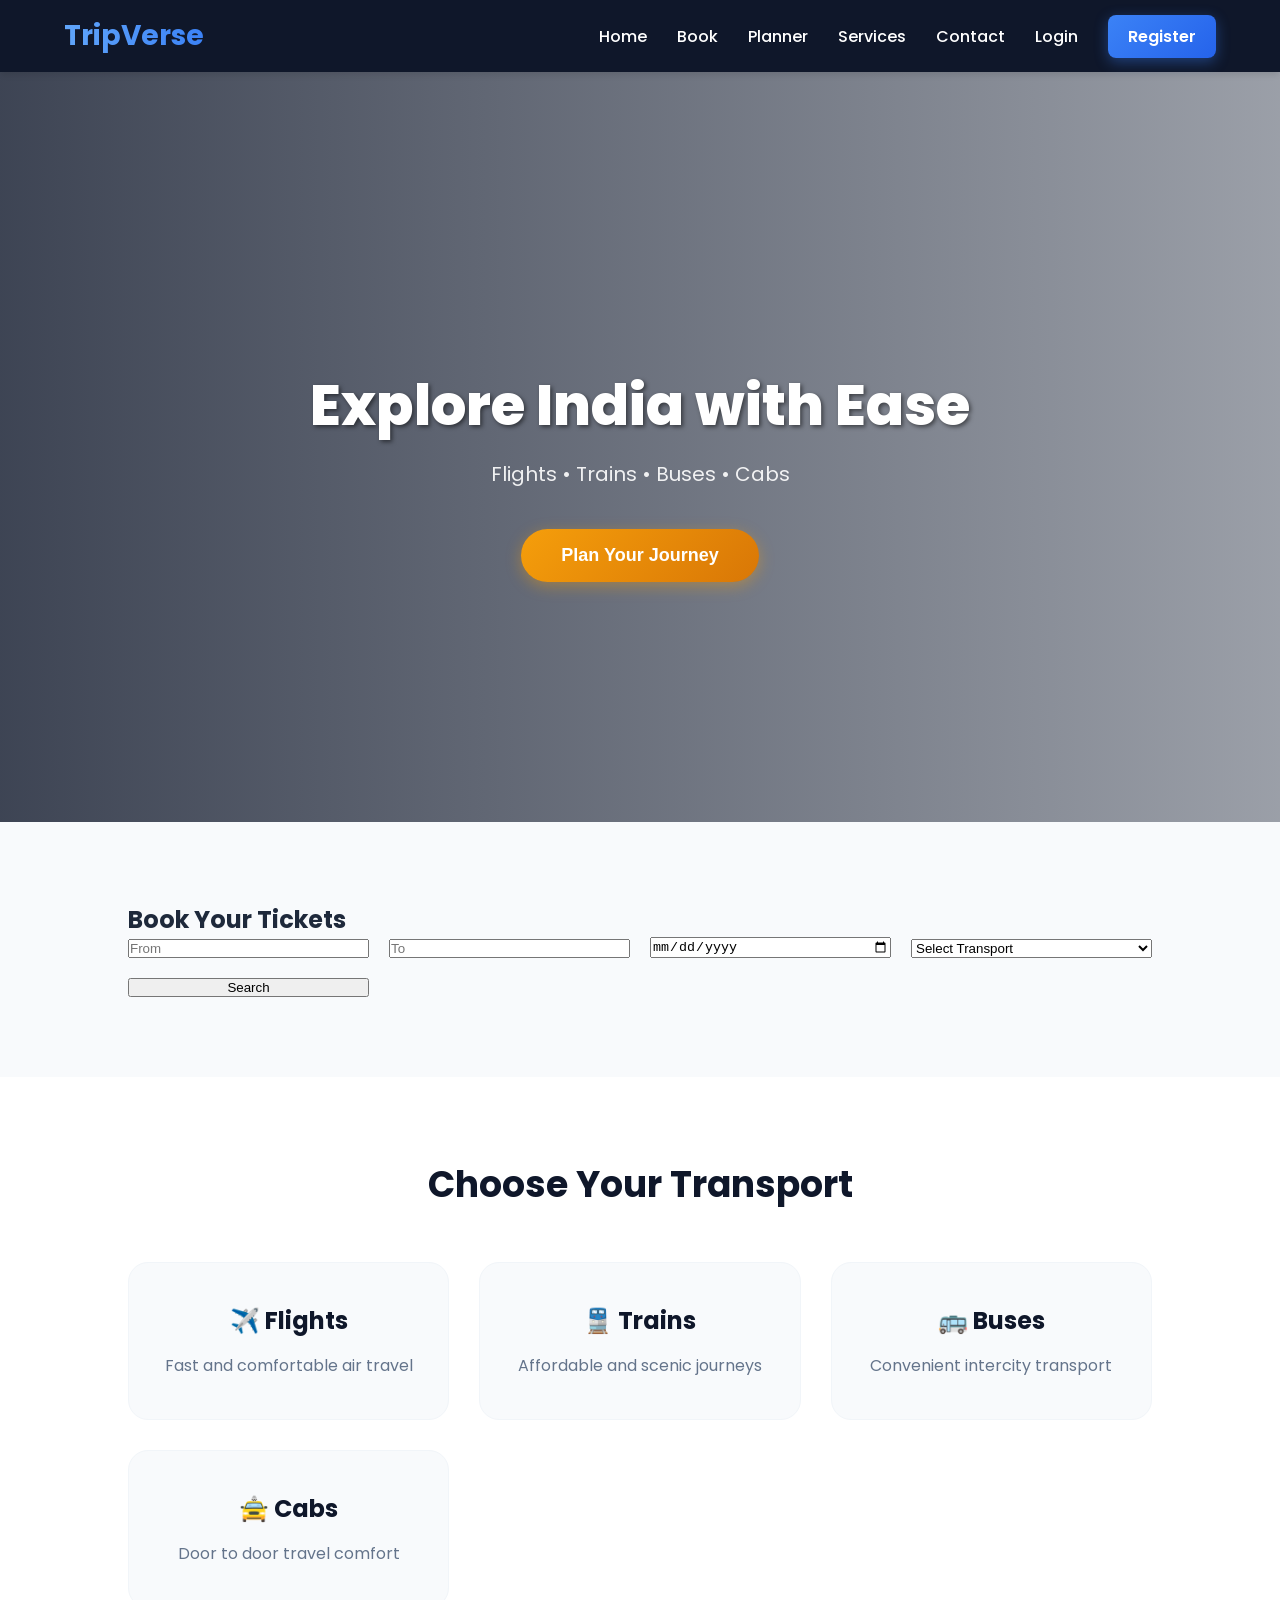
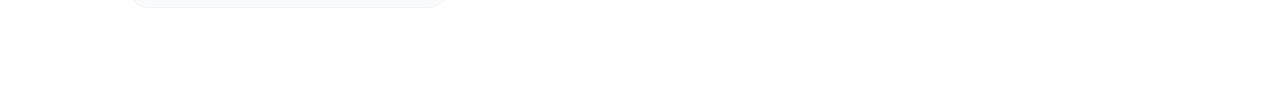
<file: INDEX.html>
<!DOCTYPE html>
<html lang="en">
<head>
    <meta charset="UTF-8">
    <title>TripVerse - Travel Booking</title>
    <meta name="viewport" content="width=device-width, initial-scale=1.0">
    <link href="https://fonts.googleapis.com/css2?family=Poppins:wght@300;500;700&display=swap" rel="stylesheet">
    <link rel="stylesheet" href="css/style.css">
</head>
<body>
    
    <!-- NAVBAR -->
    <nav class="navbar">
        <h1 class="logo">TripVerse</h1>
        <ul class="nav-links">
            <li><a href="index.html">Home</a></li>
            <li><a href="pages/booking.html">Book</a></li>
            <li><a href="pages/planner.html">Planner</a></li>
            <li><a href="pages/service.html">Services</a></li>
            <li><a href="pages/contact.html">Contact</a></li>
            <li><a href="pages/login.html">Login</a></li>
            <li><a href="pages/register.html" class="register-btn">Register</a></li>
        </ul>
    </nav>
  <!-- HERO SECTION -->
    <section class="hero">
        <div class="hero-content">
            <h2>Explore India with Ease</h2>
            <p>Flights • Trains • Buses • Cabs</p>
            <button class="hero-btn" id="planBtn">Plan Your Journey</button>

        </div>
    </section>
    <!-- BOOKING SECTION -->
<section class="booking-section" id="booking">
    <h2>Book Your Tickets</h2>

    <div class="booking-form">
        <input type="text" placeholder="From">
        <input type="text" placeholder="To">
        <input type="date">
        
        <select>
            <option>Select Transport</option>
            <option>Flight</option>
            <option>Train</option>
            <option>Bus</option>
            <option>Cab</option>
        </select>

        <button>Search</button>
    </div>
</section>


    <!-- TRANSPORT SECTION -->
    <section class="transport-section">
        <h2>Choose Your Transport</h2>

        <div class="transport-cards">
            <div class="card">
                <h3>✈️ Flights</h3>
                <p>Fast and comfortable air travel</p>
            </div>

            <div class="card">
                <h3>🚆 Trains</h3>
                <p>Affordable and scenic journeys</p>
            </div>

            <div class="card">
                <h3>🚌 Buses</h3>
                <p>Convenient intercity transport</p>
            </div>

            <div class="card">
                <h3>🚖 Cabs</h3>
                <p>Door to door travel comfort</p>
            </div>
        </div>
    </section>
<script src="js/script.js"></script>
</body>
</html>
</file>
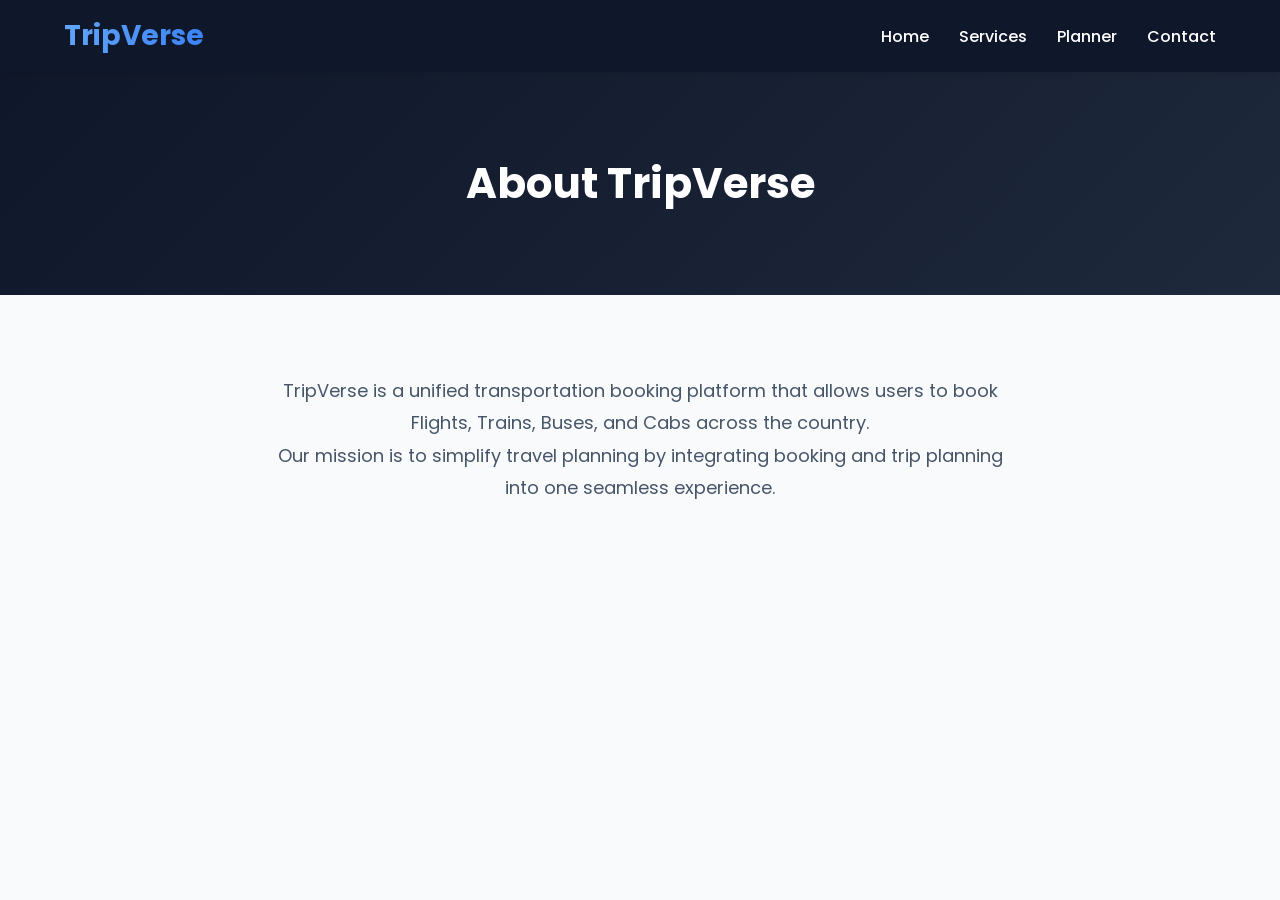
<file: pages/about.html>
<!DOCTYPE html>
<html>
<head>
    <title>About - TripVerse</title>
    <link href="https://fonts.googleapis.com/css2?family=Poppins:wght@300;500;700&display=swap" rel="stylesheet">
    <link rel="stylesheet" href="../css/style.css">
</head>
<body>

<nav class="navbar">
    <h1 class="logo">TripVerse</h1>
    <ul class="nav-links">
        <li><a href="../index.html">Home</a></li>
        <li><a href="service.html">Services</a></li>
        <li><a href="planner.html">Planner</a></li>
        <li><a href="contact.html">Contact</a></li>
    </ul>
</nav>
<section class="page-header">
    <h2>About TripVerse</h2>
</section>

<section class="about-content">
    <p>
        TripVerse is a unified transportation booking platform that allows users to 
        book Flights, Trains, Buses, and Cabs across the country.
    </p>

    <p>
        Our mission is to simplify travel planning by integrating booking and 
        trip planning into one seamless experience.
    </p>
</section>

</body>
</html>
</file>
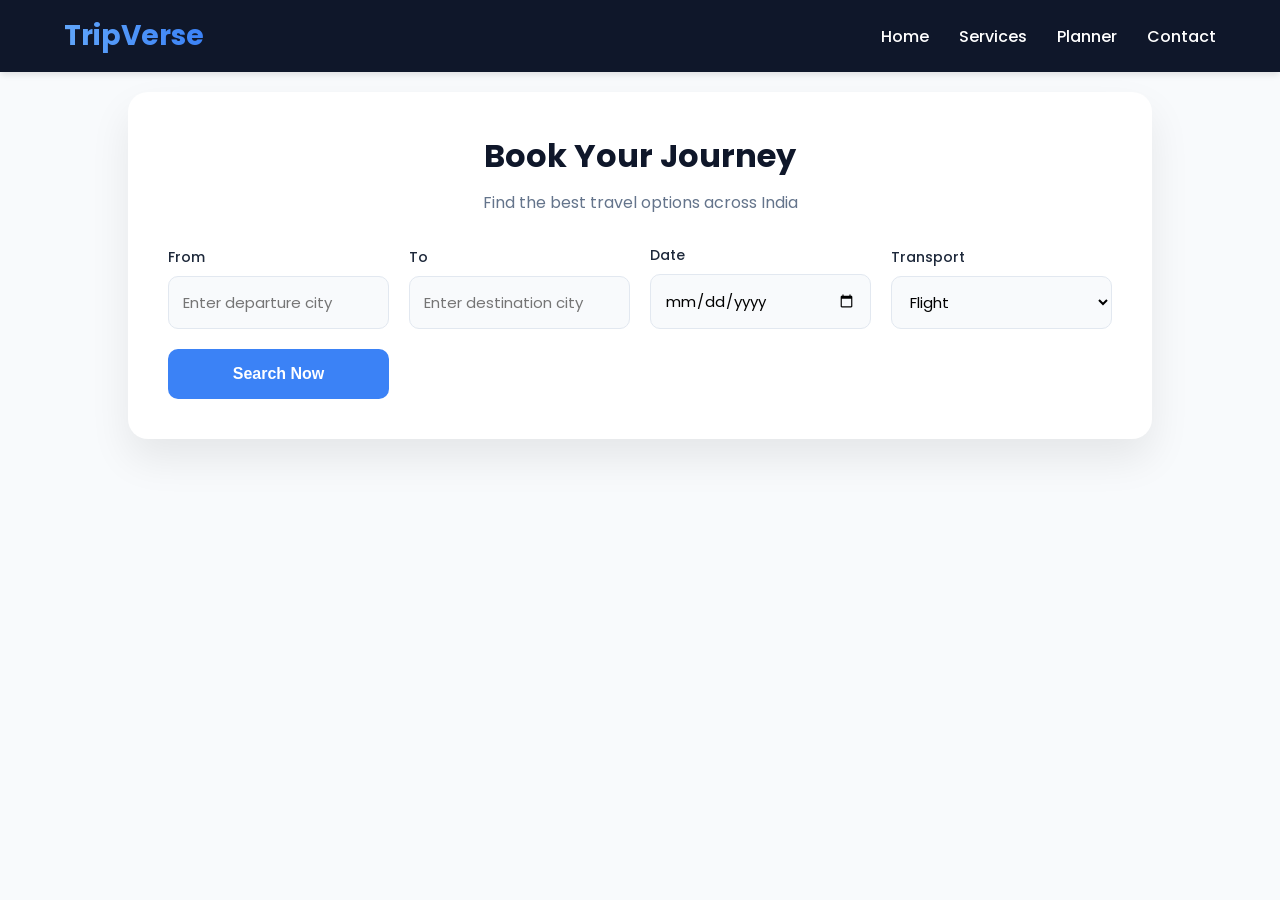
<file: pages/booking.html>
<!DOCTYPE html>
<html>
<head>
    <title>Booking - TripVerse</title>
    <meta name="viewport" content="width=device-width, initial-scale=1.0">
    <link href="https://fonts.googleapis.com/css2?family=Poppins:wght@300;500;700&display=swap" rel="stylesheet">
    <link rel="stylesheet" href="../css/style.css">
</head>
<body>

<nav class="navbar">
    <h1 class="logo">TripVerse</h1>
    <ul class="nav-links">
        <li><a href="../index.html">Home</a></li>
        <li><a href="service.html">Services</a></li>
        <li><a href="planner.html">Planner</a></li>
        <li><a href="contact.html">Contact</a></li>
    </ul>
</nav>

<!-- BOOKING SECTION -->
<section class="booking-section" id="booking">

    <div class="booking-container">
        <h2>Book Your Journey</h2>
        <p class="booking-subtitle">Find the best travel options across India</p>

        <form class="booking-form">

            <div class="input-group">
                <label>From</label>
                <input type="text" placeholder="Enter departure city">
            </div>

            <div class="input-group">
                <label>To</label>
                <input type="text" placeholder="Enter destination city">
            </div>

            <div class="input-group">
                <label>Date</label>
                <input type="date">
            </div>

            <div class="input-group">
                <label>Transport</label>
                <select>
                    <option>Flight</option>
                    <option>Train</option>
                    <option>Bus</option>
                    <option>Cab</option>
                </select>
            </div>

            <button type="submit" class="search-btn">Search Now</button>

        </form>
    </div>

</section>

</body>
</html>
</file>
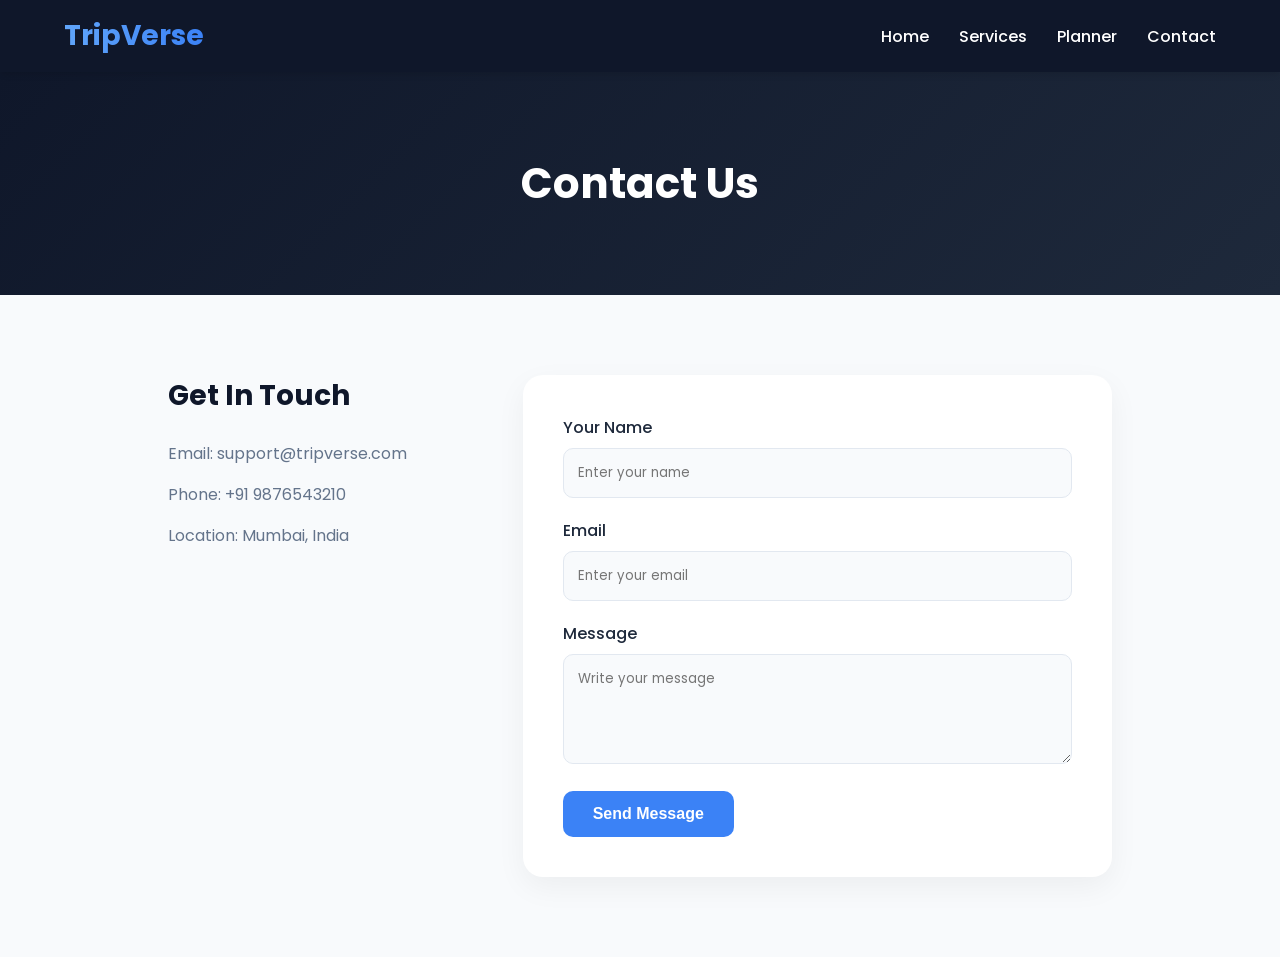
<file: pages/contact.html>
<!DOCTYPE html>
<html>
<head>
    <title>Contact - TripVerse</title>
    <link href="https://fonts.googleapis.com/css2?family=Poppins:wght@300;500;700&display=swap" rel="stylesheet">
    <link rel="stylesheet" href="../css/style.css">
</head>
<body>

<nav class="navbar">
    <h1 class="logo">TripVerse</h1>
    <ul class="nav-links">
        <li><a href="../index.html">Home</a></li>
        <li><a href="service.html">Services</a></li>
        <li><a href="planner.html">Planner</a></li>
        <li><a href="contact.html">Contact</a></li>
    </ul>
</nav>

<section class="page-header">
    <h2>Contact Us</h2>
</section>

<section class="contact-section">

    <div class="contact-info">
        <h3>Get In Touch</h3>
        <p>Email: support@tripverse.com</p>
        <p>Phone: +91 9876543210</p>
        <p>Location: Mumbai, India</p>
    </div>

    <form class="contact-form">
        <div class="form-group">
            <label>Your Name</label>
            <input type="text" placeholder="Enter your name">
        </div>

        <div class="form-group">
            <label>Email</label>
            <input type="email" placeholder="Enter your email">
        </div>

        <div class="form-group">
            <label>Message</label>
            <textarea rows="4" placeholder="Write your message"></textarea>
        </div>

        <button type="submit" class="contact-btn">Send Message</button>
    </form>

</section>

</body>
</html>
</file>
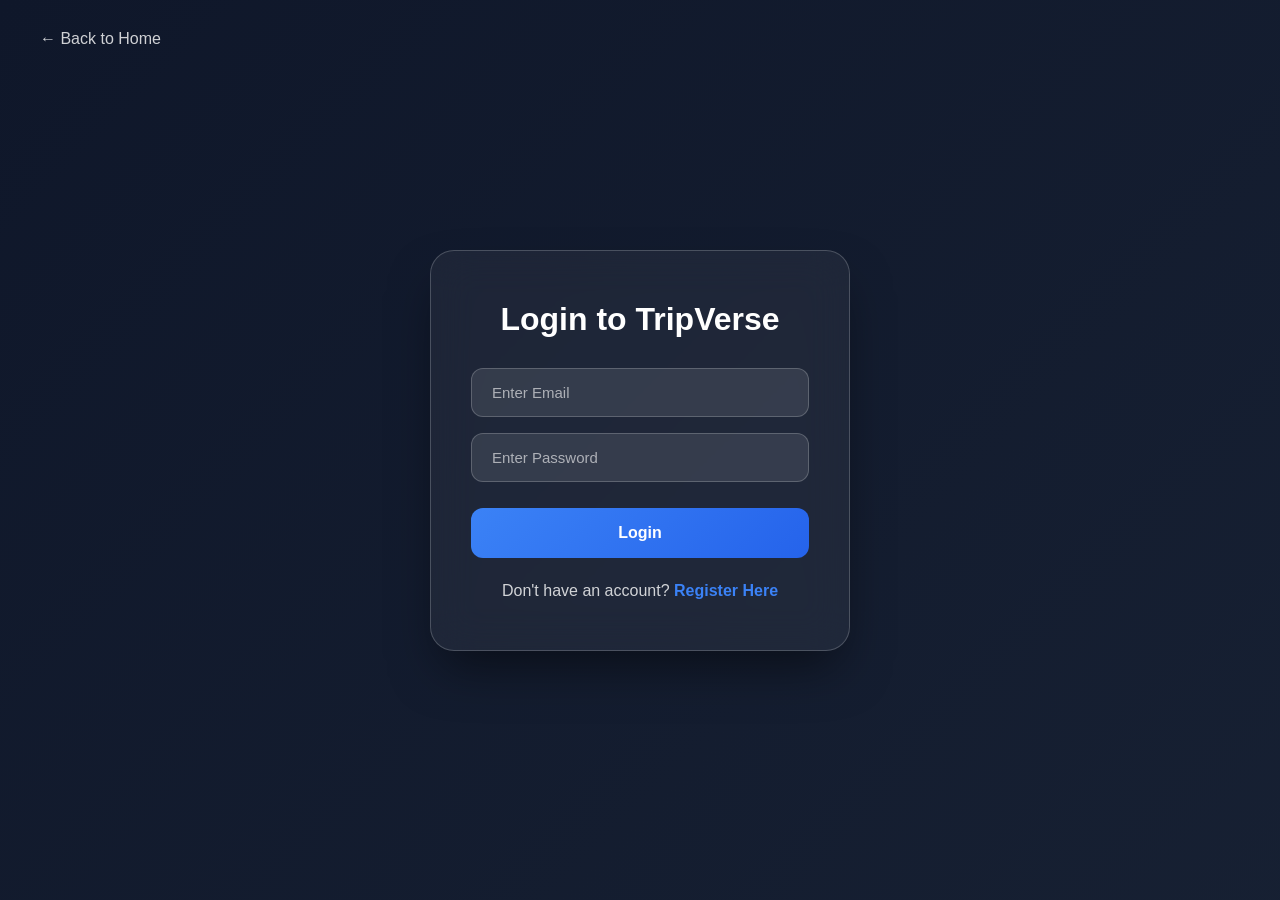
<file: pages/login.html>
<!DOCTYPE html>
<html lang="en">
<head>
    <meta charset="UTF-8">
    <title>Login - TripVerse</title>
    <link rel="stylesheet" href="../css/style.css">
</head>
<body class="auth-body">
    <a href="../index.html" class="home-link">← Back to Home</a>

    <div class="auth-container">
        <h2>Login to TripVerse</h2>
        <p class="form-message"></p>
        <form>
            <input type="email" placeholder="Enter Email" required>
            <input type="password" placeholder="Enter Password" required>
            <button type="submit">Login</button>
        </form>

        <p>Don't have an account? 
            <a href="register.html">Register Here</a>
        </p>
    </div>
<script src="../js/script.js"></script>
</body>
</body>
</html>
</file>
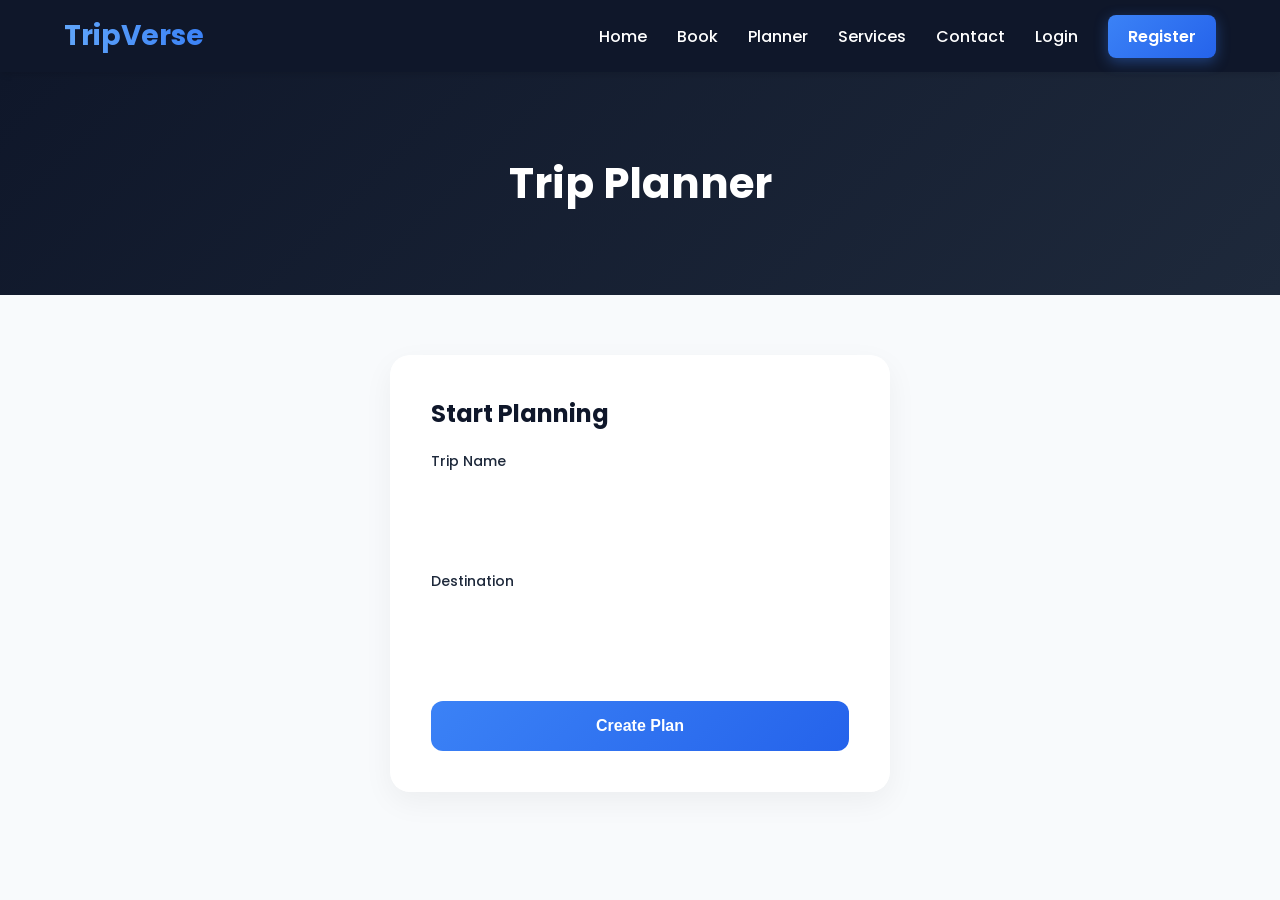
<file: pages/planner.html>
<!DOCTYPE html>
<html lang="en">
<head>
    <meta charset="UTF-8">
    <title>Planner - TripVerse</title>
    <link href="https://fonts.googleapis.com/css2?family=Poppins:wght@300;500;700&display=swap" rel="stylesheet">
    <link rel="stylesheet" href="../css/style.css">
    <script src="../js/script.js" defer></script>
</head>
<body>
<nav class="navbar">
    <a href="../index.html" class="logo">TripVerse</a>
    <ul class="nav-links">
        <li><a href="../index.html">Home</a></li>
        <li><a href="booking.html">Book</a></li>
        <li><a href="planner.html">Planner</a></li>
        <li><a href="service.html">Services</a></li>
        <li><a href="contact.html">Contact</a></li>
        <li><a href="login.html">Login</a></li>
        <li><a href="register.html" class="register-btn">Register</a></li>
    </ul>
</nav>
<section class="page-header">
    <h2>Trip Planner</h2>
</section>
<section class="planner-section" style="padding: 60px; display: flex; justify-content: center;">
    <div class="planner-form auth-container" style="background: white; border-radius: 20px; box-shadow: 0 10px 30px rgba(0,0,0,0.05); text-align: left; max-width: 500px; padding: 40px;">
        <h3 style="color: var(--primary); margin-bottom: 20px; font-size: 24px;">Start Planning</h3>
        <form>
            <div class="input-group" style="margin-bottom: 20px;">
                <label>Trip Name</label>
                <input type="text" placeholder="E.g., Summer Vacation 2026">
            </div>
            <div class="input-group" style="margin-bottom: 20px;">
                <label>Destination</label>
                <input type="text" placeholder="Where do you want to go?">
            </div>
            <button class="search-btn" style="width: 100%;">Create Plan</button>
        </form>
    </div>
</section>
</body>
</html>
</file>
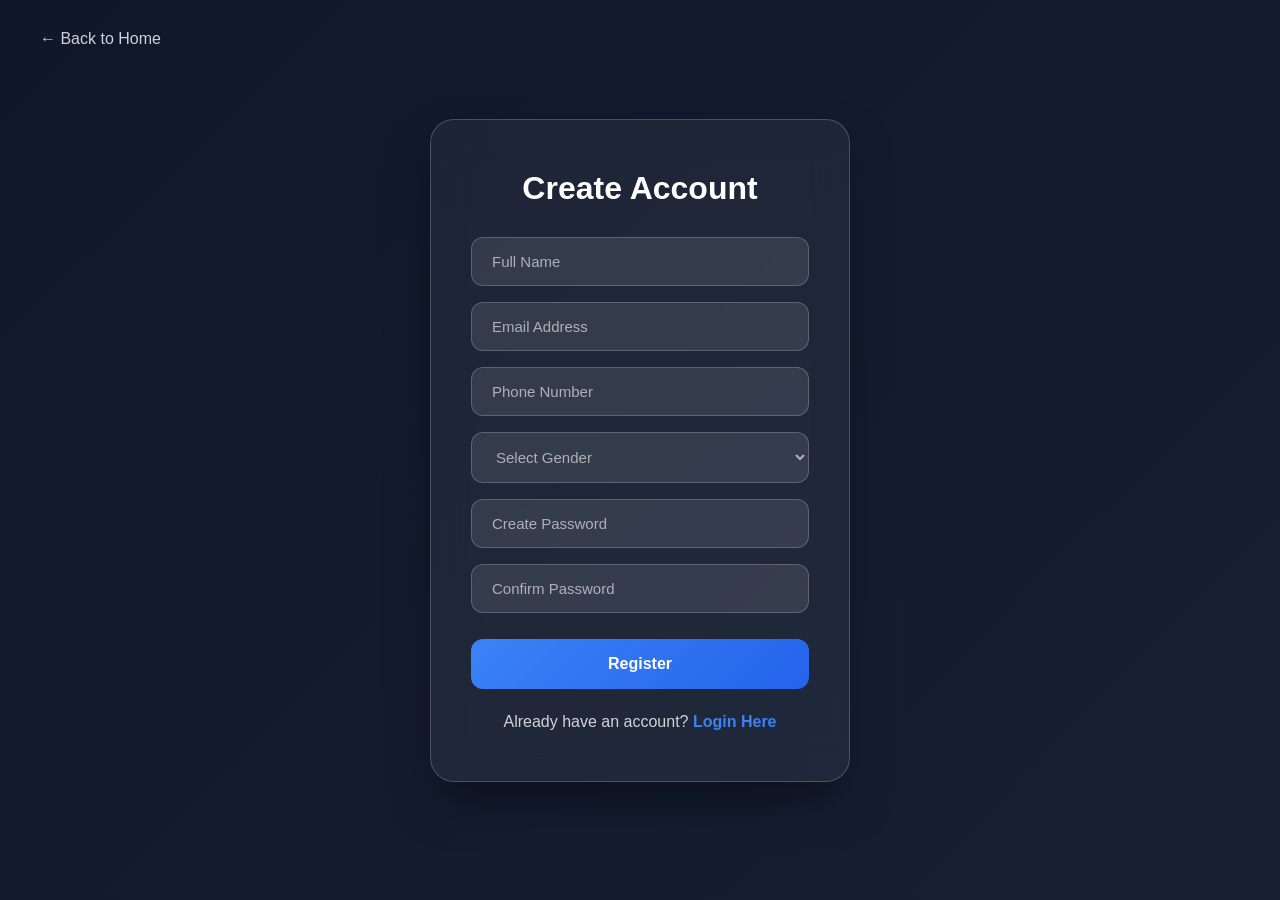
<file: pages/register.html>
<!DOCTYPE html>
<html lang="en">
<head>
    <meta charset="UTF-8">
    <title>Register - TripVerse</title>
    <link rel="stylesheet" href="../css/style.css">
</head>

<body class="auth-body">
    <a href="../index.html" class="home-link">← Back to Home</a>
    <div class="auth-container">
        <h2>Create Account</h2>
        <form class="register-form">
            <input type="text" id="reg-name" placeholder="Full Name">
            <input type="email" id="reg-email" placeholder="Email Address">
            <input type="tel" id="reg-phone" placeholder="Phone Number">
    <select id="reg-gender">
        <option value="">Select Gender</option>
        <option value="Male">Male</option>
        <option value="Female">Female</option>
        <option value="Other">Other</option>
    </select>
    <input type="password" id="reg-password" placeholder="Create Password">
    <input type="password" id="reg-confirm-password" placeholder="Confirm Password">
    <button type="submit">Register</button>
    <p class="form-message"></p>
</form>
        <p>Already have an account? 
            <a href="login.html">Login Here</a>
        </p>
    </div>
<script src="../js/script.js"></script>
</body>
</body>
</html>
</file>
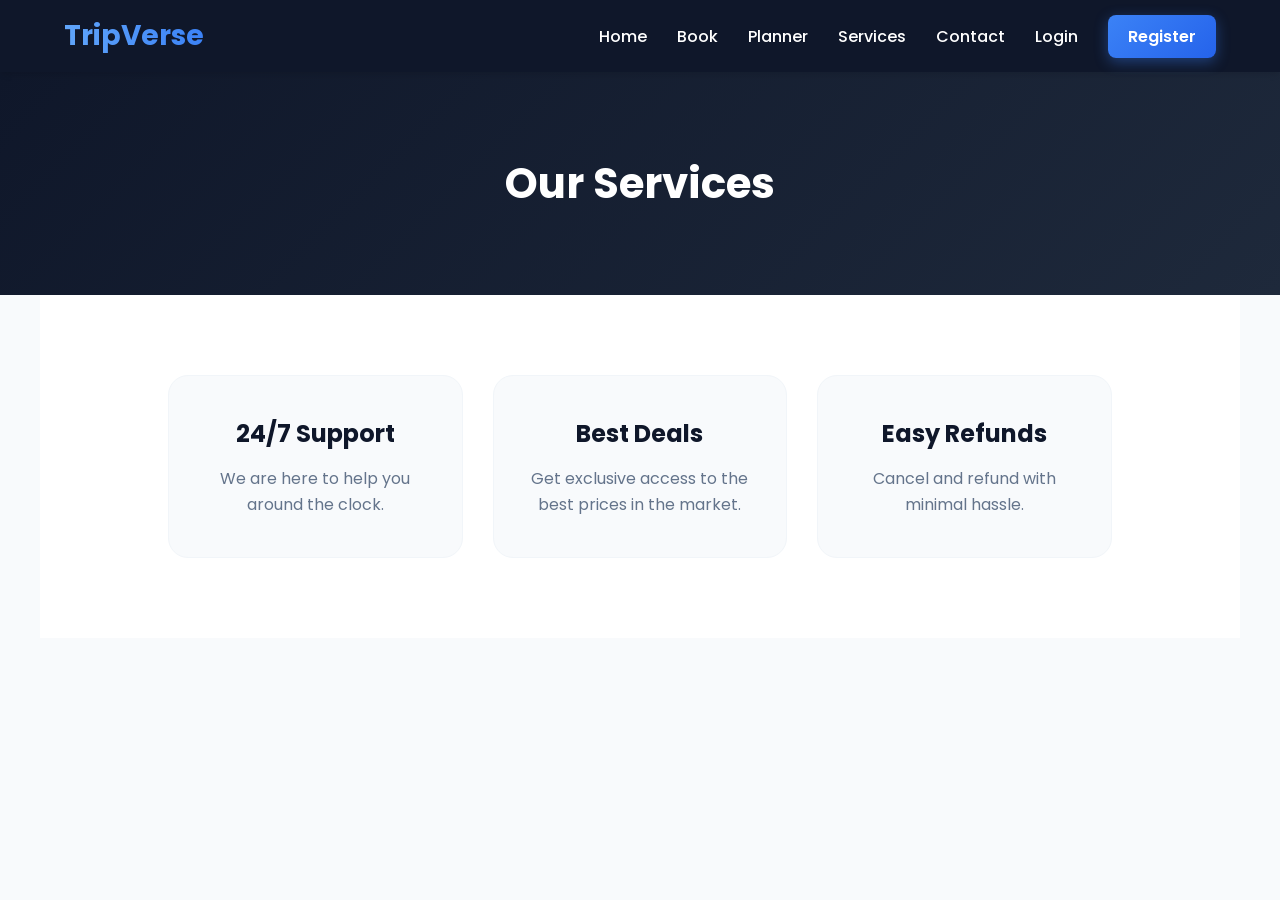
<file: pages/service.html>
<!DOCTYPE html>
<html lang="en">
<head>
    <meta charset="UTF-8">
    <title>Services - TripVerse</title>
    <link href="https://fonts.googleapis.com/css2?family=Poppins:wght@300;500;700&display=swap" rel="stylesheet">
    <link rel="stylesheet" href="../css/style.css">
    <script src="../js/script.js" defer></script>
</head>
<body>
<nav class="navbar">
    <a href="../index.html" class="logo">TripVerse</a>
    <ul class="nav-links">
        <li><a href="../index.html">Home</a></li>
        <li><a href="booking.html">Book</a></li>
        <li><a href="planner.html">Planner</a></li>
        <li><a href="service.html">Services</a></li>
        <li><a href="contact.html">Contact</a></li>
        <li><a href="login.html">Login</a></li>
        <li><a href="register.html" class="register-btn">Register</a></li>
    </ul>
</nav>
<section class="page-header">
    <h2>Our Services</h2>
</section>
<section class="services-section">
    <div class="service-card">
        <h3>24/7 Support</h3>
        <p>We are here to help you around the clock.</p>
    </div>
    <div class="service-card">
        <h3>Best Deals</h3>
        <p>Get exclusive access to the best prices in the market.</p>
    </div>
    <div class="service-card">
        <h3>Easy Refunds</h3>
        <p>Cancel and refund with minimal hassle.</p>
    </div>
</section>
</body>
</html>
</file>
<file: css/style.css>
:root {
    --primary: #0f172a;
    --secondary: #3b82f6;
    --accent: #f59e0b;
    --background: #f8fafc;
    --text: #1e293b;
    --white: #ffffff;
    --glass-bg: rgba(255, 255, 255, 0.1);
    --glass-border: rgba(255, 255, 255, 0.2);
    --transition: all 0.3s cubic-bezier(0.4, 0, 0.2, 1);
}

* {
    margin: 0;
    padding: 0;
    box-sizing: border-box;
}

body {
    font-family: 'Poppins', 'Inter', sans-serif;
    background-color: var(--background);
    color: var(--text);
    scroll-behavior: smooth;
}

/* ===== NAVBAR ===== */
nav {
    display: flex;
    justify-content: space-between;
    align-items: center;
    background-color: var(--primary);
    padding: 15px 5%;
    color: var(--white);
    position: sticky;
    top: 0;
    z-index: 1000;
    box-shadow: 0 4px 6px -1px rgba(0, 0, 0, 0.1);
}

.logo {
    font-size: 28px;
    font-weight: 700;
    background: linear-gradient(to right, #60a5fa, #3b82f6);
    -webkit-background-clip: text;
    background-clip: text;
    color: transparent;
    text-decoration: none;
}

nav ul {
    list-style: none;
    display: flex;
    gap: 30px;
    align-items: center;
}

nav ul li a {
    color: var(--white);
    text-decoration: none;
    font-weight: 500;
    transition: var(--transition);
    position: relative;
}

nav ul li a::after {
    content: '';
    position: absolute;
    width: 0;
    height: 2px;
    bottom: -4px;
    left: 0;
    background-color: var(--secondary);
    transition: var(--transition);
}

nav ul li a:hover::after {
    width: 100%;
}

nav ul li a:hover {
    color: var(--secondary);
}

.register-btn {
    background: linear-gradient(135deg, var(--secondary), #2563eb);
    padding: 10px 20px;
    border-radius: 8px;
    font-weight: 600 !important;
    box-shadow: 0 4px 14px 0 rgba(59, 130, 246, 0.39);
}

.register-btn:hover {
    transform: translateY(-2px);
    box-shadow: 0 6px 20px rgba(59, 130, 246, 0.5);
    color: white !important;
}

.register-btn::after {
    display: none;
}

/* ===== HERO SECTION ===== */
.hero {
    height: 90vh;
    background: linear-gradient(to right, rgba(15, 23, 42, 0.8), rgba(15, 23, 42, 0.4)),
    url("https://images.unsplash.com/photo-1523906834658-6e24ef2386f9?auto=format&fit=crop&w=1920&q=80");
    background-size: cover;
    background-position: center;
    background-attachment: fixed;
    display: flex;
    justify-content: center;
    align-items: center;
    text-align: center;
    color: var(--white);
    padding: 0 20px;
}

.hero-content {
    max-width: 800px;
    animation: fadeInUp 1s ease-out;
}

.hero-content h2 {
    font-size: 56px;
    font-weight: 800;
    margin-bottom: 20px;
    line-height: 1.2;
    text-shadow: 2px 2px 4px rgba(0,0,0,0.5);
}

.hero-content p {
    font-size: 20px;
    margin-bottom: 40px;
    opacity: 0.9;
}

.hero-btn {
    padding: 16px 40px;
    background: linear-gradient(135deg, var(--accent), #d97706);
    color: white;
    border: none;
    border-radius: 30px;
    font-size: 18px;
    font-weight: 600;
    cursor: pointer;
    transition: var(--transition);
    box-shadow: 0 4px 15px rgba(245, 158, 11, 0.4);
}

.hero-btn:hover {
    transform: translateY(-3px) scale(1.02);
    box-shadow: 0 8px 25px rgba(245, 158, 11, 0.6);
}

/* ===== BOOKING SECTION ===== */
.booking-section {
    padding: 80px 10%;
    background: var(--background);
    margin-top: -60px;
    position: relative;
    z-index: 10;
}

.booking-container {
    background: var(--white);
    padding: 40px;
    border-radius: 20px;
    box-shadow: 0 20px 40px rgba(0,0,0,0.08);
    width: 100%;
    max-width: 1200px;
    margin: 0 auto;
}

.booking-container h2 {
    font-size: 32px;
    color: var(--primary);
    margin-bottom: 10px;
    text-align: center;
}

.booking-subtitle {
    color: #64748b;
    margin-bottom: 30px;
    text-align: center;
}

.booking-form {
    display: grid;
    grid-template-columns: repeat(auto-fit, minmax(200px, 1fr));
    gap: 20px;
    align-items: flex-end;
}

.input-group {
    display: flex;
    flex-direction: column;
}

.input-group label {
    margin-bottom: 8px;
    font-weight: 500;
    color: var(--text);
    font-size: 14px;
}

.input-group input,
.input-group select {
    padding: 14px;
    border-radius: 10px;
    border: 1px solid #e2e8f0;
    background: #f8fafc;
    font-family: inherit;
    transition: var(--transition);
    font-size: 15px;
}

.input-group input:focus,
.input-group select:focus {
    border-color: var(--secondary);
    background: var(--white);
    outline: none;
    box-shadow: 0 0 0 3px rgba(59, 130, 246, 0.1);
}

.search-btn {
    padding: 14px 30px;
    background: var(--secondary);
    color: white;
    border: none;
    border-radius: 10px;
    cursor: pointer;
    font-weight: 600;
    font-size: 16px;
    transition: var(--transition);
    height: 50px;
}

.search-btn:hover {
    background: #2563eb;
    transform: translateY(-2px);
    box-shadow: 0 4px 12px rgba(59, 130, 246, 0.3);
}

/* ===== TRANSPORT / SERVICES SECTION ===== */
.transport-section, .services-section {
    padding: 80px 10%;
    text-align: center;
    background: var(--white);
}

.transport-section h2, .services-section h2 {
    font-size: 36px;
    color: var(--primary);
    margin-bottom: 50px;
}

.transport-cards, .services-section {
    display: grid;
    grid-template-columns: repeat(auto-fit, minmax(250px, 1fr));
    gap: 30px;
    max-width: 1200px;
    margin: 0 auto;
}

.card, .service-card {
    background: var(--background);
    padding: 40px 30px;
    border-radius: 20px;
    transition: var(--transition);
    border: 1px solid #f1f5f9;
    position: relative;
    overflow: hidden;
    z-index: 1;
}

.card::before, .service-card::before {
    content: '';
    position: absolute;
    top: 0;
    left: 0;
    width: 100%;
    height: 100%;
    background: linear-gradient(135deg, rgba(59, 130, 246, 0.05), transparent);
    z-index: -1;
    opacity: 0;
    transition: var(--transition);
}

.card:hover::before, .service-card:hover::before {
    opacity: 1;
}

.card:hover, .service-card:hover {
    transform: translateY(-10px);
    box-shadow: 0 20px 40px rgba(0,0,0,0.06);
    border-color: #e2e8f0;
}

.card h3, .service-card h3 {
    font-size: 24px;
    color: var(--primary);
    margin-bottom: 15px;
}

.card p, .service-card p {
    color: #64748b;
    line-height: 1.6;
}

/* ===== AUTH PAGES (Login/Register) ===== */
.auth-body {
    background: linear-gradient(135deg, var(--primary), #1e293b, #0f172a);
    background-size: 400% 400%;
    animation: gradientBG 15s ease infinite;
    display: flex;
    justify-content: center;
    align-items: center;
    min-height: 100vh;
}

@keyframes gradientBG {
    0% { background-position: 0% 50%; }
    50% { background-position: 100% 50%; }
    100% { background-position: 0% 50%; }
}

.auth-container {
    background: rgba(255, 255, 255, 0.05);
    backdrop-filter: blur(20px);
    -webkit-backdrop-filter: blur(20px);
    border: 1px solid var(--glass-border);
    padding: 50px 40px;
    border-radius: 24px;
    width: 100%;
    max-width: 420px;
    text-align: center;
    color: var(--white);
    box-shadow: 0 25px 50px -12px rgba(0, 0, 0, 0.5);
    animation: fadeInScale 0.6s cubic-bezier(0.16, 1, 0.3, 1);
}

.auth-container h2 {
    font-size: 32px;
    font-weight: 700;
    margin-bottom: 30px;
}

.auth-container input, .auth-container select {
    width: 100%;
    padding: 15px 20px;
    margin-bottom: 16px;
    background: rgba(255, 255, 255, 0.1);
    border: 1px solid rgba(255, 255, 255, 0.2);
    border-radius: 12px;
    color: var(--white);
    font-size: 15px;
    transition: var(--transition);
}

.auth-container input::placeholder, .auth-container select {
    color: rgba(255, 255, 255, 0.6);
}

.auth-container select option {
    background: var(--primary);
    color: white;
}

.auth-container input:focus, .auth-container select:focus {
    outline: none;
    background: rgba(255, 255, 255, 0.15);
    border-color: var(--secondary);
    box-shadow: 0 0 0 4px rgba(59, 130, 246, 0.2);
}

.auth-container button {
    width: 100%;
    padding: 16px;
    margin-top: 10px;
    background: linear-gradient(135deg, var(--secondary), #2563eb);
    color: white;
    border: none;
    border-radius: 12px;
    font-size: 16px;
    font-weight: 600;
    cursor: pointer;
    transition: var(--transition);
}

.auth-container button:hover {
    transform: translateY(-2px);
    box-shadow: 0 8px 20px rgba(59, 130, 246, 0.4);
}

.auth-container p {
    margin-top: 24px;
    color: rgba(255, 255, 255, 0.8);
}

.auth-container a {
    color: var(--secondary);
    text-decoration: none;
    font-weight: 600;
    transition: var(--transition);
}

.auth-container a:hover {
    color: #60a5fa;
    text-decoration: underline;
}

.home-link {
    position: absolute;
    top: 30px;
    left: 40px;
    color: rgba(255, 255, 255, 0.8);
    text-decoration: none;
    font-weight: 500;
    display: flex;
    align-items: center;
    gap: 8px;
    transition: var(--transition);
}

.home-link:hover {
    color: var(--white);
    transform: translateX(-4px);
}

/* ===== PAGE HEADERS ===== */
.page-header {
    background: linear-gradient(135deg, var(--primary), #1e293b);
    color: white;
    text-align: center;
    padding: 80px 20px;
}

.page-header h2 {
    font-size: 42px;
    font-weight: 700;
}

.about-content {
    max-width: 800px;
    margin: 0 auto;
    padding: 80px 20px;
    font-size: 18px;
    line-height: 1.8;
    color: #475569;
    text-align: center;
}

/* ===== CONTACT SECTION ===== */
.contact-section {
    padding: 80px 10%;
    display: grid;
    grid-template-columns: 1fr 2fr;
    gap: 60px;
    max-width: 1200px;
    margin: 0 auto;
}

.contact-info h3 {
    font-size: 28px;
    color: var(--primary);
    margin-bottom: 24px;
}

.contact-info p {
    color: #64748b;
    margin-bottom: 16px;
    font-size: 16px;
    display: flex;
    align-items: center;
    gap: 12px;
}

.contact-form {
    background: var(--white);
    padding: 40px;
    border-radius: 20px;
    box-shadow: 0 10px 30px rgba(0,0,0,0.05);
}

.contact-form .form-group {
    margin-bottom: 20px;
}

.contact-form label {
    display: block;
    margin-bottom: 8px;
    font-weight: 500;
    color: var(--text);
}

.contact-form input, .contact-form textarea {
    width: 100%;
    padding: 14px;
    border: 1px solid #e2e8f0;
    border-radius: 10px;
    background: #f8fafc;
    font-family: inherit;
    transition: var(--transition);
}

.contact-form input:focus, .contact-form textarea:focus {
    outline: none;
    border-color: var(--secondary);
    background: var(--white);
    box-shadow: 0 0 0 3px rgba(59, 130, 246, 0.1);
}

.contact-btn {
    padding: 14px 30px;
    background: var(--secondary);
    color: white;
    border: none;
    border-radius: 10px;
    cursor: pointer;
    font-weight: 600;
    font-size: 16px;
    transition: var(--transition);
    width: auto;
}

.contact-btn:hover {
    background: #2563eb;
    transform: translateY(-2px);
}

/* Responsive */
@media (max-width: 768px) {
    nav {
        flex-direction: column;
        padding: 20px;
    }
    nav ul {
        margin-top: 20px;
        flex-wrap: wrap;
        justify-content: center;
    }
    .hero-content h2 {
        font-size: 40px;
    }
    .contact-section {
        grid-template-columns: 1fr;
    }
}

/* Animations */
@keyframes fadeInUp {
    from {
        opacity: 0;
        transform: translateY(30px);
    }
    to {
        opacity: 1;
        transform: translateY(0);
    }
}

@keyframes fadeInScale {
    from {
        opacity: 0;
        transform: scale(0.95);
    }
    to {
        opacity: 1;
        transform: scale(1);
    }
}
</file>
